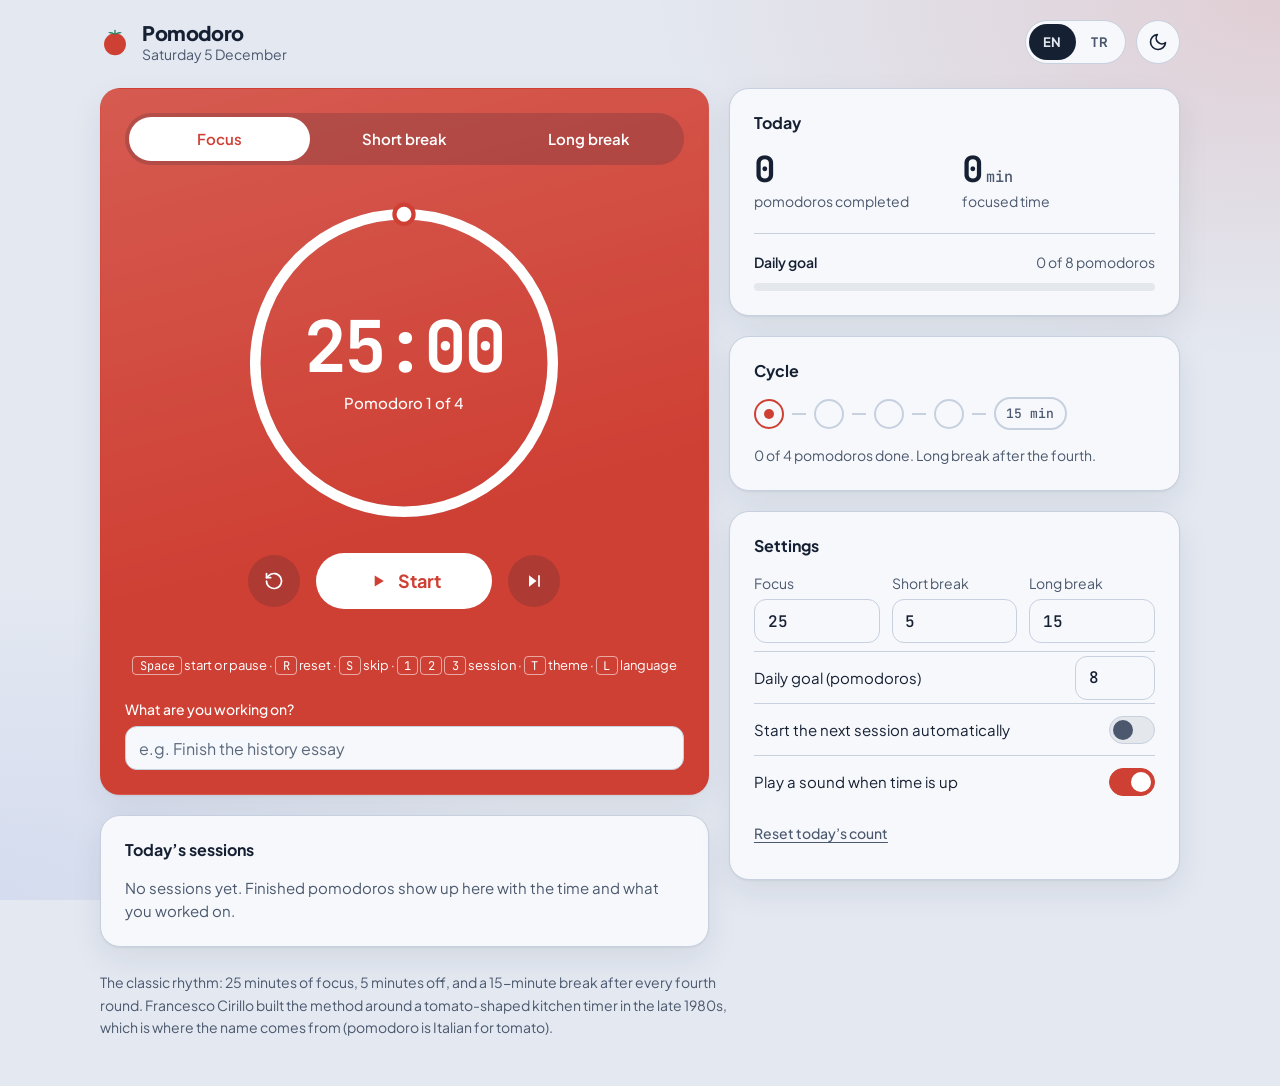
<file: index.html>
<!doctype html>
<html lang="en">
<head>
<meta charset="utf-8">
<meta name="viewport" content="width=device-width, initial-scale=1, viewport-fit=cover">
<meta name="theme-color" content="#E3E8F1" media="(prefers-color-scheme: light)">
<meta name="theme-color" content="#0F131A" media="(prefers-color-scheme: dark)">
<meta name="description" content="Pomodoro timer in English and Turkish with light and dark themes. / İngilizce ve Türkçe, açık ve koyu temalı Pomodoro zamanlayıcı.">
<title>Pomodoro Timer</title>
<link rel="preconnect" href="https://fonts.googleapis.com">
<link rel="preconnect" href="https://fonts.gstatic.com" crossorigin>
<link href="https://fonts.googleapis.com/css2?family=Plus+Jakarta+Sans:wght@400..800&family=JetBrains+Mono:wght@500;700&display=swap" rel="stylesheet">
<link rel="stylesheet" href="css/style.css">
<script>
/* Apply the saved theme before the page paints, so a saved choice never flashes the device theme first. */
/* Apply the saved theme before the page paints, so a saved choice never flashes the device theme first. */
try {
  var savedTheme = JSON.parse(localStorage.getItem('pomo.theme'));
  if (savedTheme === 'light' || savedTheme === 'dark') document.documentElement.setAttribute('data-theme', savedTheme);
} catch (e) {}
</script>
</head>
<body>
<div class="app" id="app">
  <header class="top">
    <div class="brand">
      <svg width="30" height="30" viewBox="0 0 26 26" aria-hidden="true" focusable="false">
        <circle cx="13" cy="15" r="9.5" fill="var(--focus)"/>
        <path d="M13 6.4C11 3.9 8.5 3.9 7 4.9 8.5 5.4 10 5.9 13 6.4Z" fill="var(--short)"/>
        <path d="M13 6.4C15 3.9 17.5 3.9 19 4.9 17.5 5.4 16 5.9 13 6.4Z" fill="var(--short)"/>
        <rect x="12.4" y="2.4" width="1.2" height="4.4" rx=".6" fill="var(--short)"/>
      </svg>
      <div>
        <div class="brand-name">Pomodoro</div>
        <div class="date" id="dateLabel"></div>
      </div>
    </div>
    <div class="tools">
      <div class="lang" role="group" aria-label="Language / Dil">
        <button type="button" data-lang="en" aria-pressed="true">EN</button>
        <button type="button" data-lang="tr" aria-pressed="false">TR</button>
      </div>
      <button type="button" class="theme-btn" id="themeBtn" aria-label="Switch to dark mode" title="Switch to dark mode">
        <svg class="ico" id="icoMoon" viewBox="0 0 24 24" aria-hidden="true"><path d="M21 12.8A9 9 0 1 1 11.2 3a7 7 0 0 0 9.8 9.8z"/></svg>
        <svg class="ico" id="icoSun" viewBox="0 0 24 24" aria-hidden="true" hidden><circle cx="12" cy="12" r="4"/><path d="M12 2v2M12 20v2M4.9 4.9l1.4 1.4M17.7 17.7l1.4 1.4M2 12h2M20 12h2M4.9 19.1l1.4-1.4M17.7 6.3l1.4-1.4"/></svg>
      </button>
    </div>
  </header>

  <main class="dash">
    <div class="col">
      <section class="card timer-card">
        <div class="modes" role="group" data-i18n-aria="modes" aria-label="Session type">
          <button type="button" data-mode="focus" aria-pressed="true" data-i18n="focus">Focus</button>
          <button type="button" data-mode="short" aria-pressed="false" data-i18n="short">Short break</button>
          <button type="button" data-mode="long" aria-pressed="false" data-i18n="long">Long break</button>
        </div>

        <div class="dial" id="dial">
          <svg viewBox="0 0 320 320" aria-hidden="true" focusable="false">
            <circle class="track" cx="160" cy="160" r="140"/>
            <circle class="ring" id="ring" cx="160" cy="160" r="140" transform="rotate(-90 160 160)"/>
            <circle class="knob" id="knob" cx="160" cy="20" r="9"/>
          </svg>
          <div class="readout">
            <div class="time" id="time" role="timer">25:00</div>
            <div class="caption" id="caption">Pomodoro 1 of 4</div>
          </div>
        </div>

        <div class="controls">
          <button type="button" class="btn-round" id="resetBtn" aria-keyshortcuts="R" data-i18n-aria="resetAria" data-i18n-title="resetAria" aria-label="Reset timer" title="Reset timer">
            <svg class="ico" viewBox="0 0 24 24" aria-hidden="true"><path d="M3 12a9 9 0 1 0 3-6.7L3 8"/><path d="M3 3v5h5"/></svg>
          </button>
          <button type="button" class="btn-primary" id="startBtn" aria-keyshortcuts="Space">
            <svg class="ico solid" id="icoPlay" viewBox="0 0 24 24" aria-hidden="true"><path d="M8 5.5v13l11-6.5z"/></svg>
            <svg class="ico solid" id="icoPause" viewBox="0 0 24 24" aria-hidden="true" hidden><path d="M7 5h4v14H7zM13 5h4v14h-4z"/></svg>
            <span id="startLabel">Start</span>
          </button>
          <button type="button" class="btn-round" id="skipBtn" aria-keyshortcuts="S" data-i18n-aria="skip" data-i18n-title="skip" aria-label="Skip to next session" title="Skip to next session">
            <svg class="ico solid" viewBox="0 0 24 24" aria-hidden="true"><path d="M6 5v14l9-7zM17 5h2v14h-2z"/></svg>
          </button>
        </div>
        <div class="notice" id="notice" aria-live="polite"></div>
        <p class="hint" data-i18n-html="hint"><kbd>Space</kbd> start or pause · <kbd>R</kbd> reset · <kbd>S</kbd> skip · <kbd>1</kbd> <kbd>2</kbd> <kbd>3</kbd> session · <kbd>T</kbd> theme · <kbd>L</kbd> language</p>

        <label class="task">
          <span data-i18n="task">What are you working on?</span>
          <input class="field" id="task" type="text" maxlength="80" autocomplete="off" data-i18n-ph="taskPh" placeholder="e.g. Finish the history essay">
        </label>
      </section>

      <section class="card log-card">
        <h2 data-i18n="logTitle">Today’s sessions</h2>
        <ul class="log" id="log" hidden></ul>
        <p class="empty" id="logEmpty" data-i18n="logEmpty">No sessions yet. Finished pomodoros show up here with the time and what you worked on.</p>
      </section>
    </div>

    <div class="col">
      <section class="card today-card">
        <h2 data-i18n="today">Today</h2>
        <div class="stats">
          <div><span class="stat-value" id="statCount">0</span><span class="stat-label" data-i18n="pomodoros">pomodoros completed</span></div>
          <div><span class="stat-value" id="statTime">0<small>min</small></span><span class="stat-label" data-i18n="focused">focused time</span></div>
        </div>
        <div class="goal">
          <div class="goal-head"><span data-i18n="goal">Daily goal</span><span id="goalText"></span></div>
          <div class="bar" id="goalBar" role="progressbar" aria-valuemin="0" aria-valuemax="8" aria-valuenow="0"><span id="goalFill"></span></div>
        </div>
      </section>

      <section class="card cycle-card">
        <h2 data-i18n="cycle">Cycle</h2>
        <div class="ladder" id="ladder" role="img"></div>
        <p class="small" id="cycleText"></p>
      </section>

      <section class="card settings-card">
        <h2 data-i18n="settings">Settings</h2>
        <fieldset>
          <legend class="sr" data-i18n="durations">Minutes per session</legend>
          <div class="durations">
            <label><span data-i18n="focus">Focus</span><input class="field num" id="min-focus" type="number" inputmode="numeric" min="1" max="99" step="1" value="25"></label>
            <label><span data-i18n="short">Short break</span><input class="field num" id="min-short" type="number" inputmode="numeric" min="1" max="99" step="1" value="5"></label>
            <label><span data-i18n="long">Long break</span><input class="field num" id="min-long" type="number" inputmode="numeric" min="1" max="99" step="1" value="15"></label>
          </div>
        </fieldset>
        <label class="row"><span data-i18n="goalSet">Daily goal (pomodoros)</span><input class="field num" id="goal" type="number" inputmode="numeric" min="1" max="24" step="1" value="8"></label>
        <label class="row"><span data-i18n="auto">Start the next session automatically</span><input class="switch" id="optAuto" type="checkbox" role="switch"></label>
        <label class="row"><span data-i18n="sound">Play a sound when time is up</span><input class="switch" id="optSound" type="checkbox" role="switch" checked></label>
        <button type="button" class="linkbtn" id="clearBtn" data-i18n="clear">Reset today’s count</button>
      </section>
    </div>
  </main>

  <p class="method"><span data-i18n="method">The classic rhythm: 25 minutes of focus, 5 minutes off, and a 15-minute break after every fourth round. Francesco Cirillo built the method around a tomato-shaped kitchen timer in the late 1980s, which is where the name comes from (pomodoro is Italian for tomato).</span></p>
</div>

<script src="js/translations.js"></script>
<script src="js/app.js"></script>
</body>
</html>
</file>
<file: css/style.css>
/* Page reset */
:root { color-scheme: light; padding-top: env(safe-area-inset-top, 0px); padding-bottom: env(safe-area-inset-bottom, 0px); }
body { margin: 0; }
[hidden] { display: none !important; }

/* Layout concept: a quiet two-column dashboard on a tinted page. The timer is the one loud object: a solid card in the active mode's color (coral focus, green short break, periwinkle long break) with white digits in light theme and a tinted card in dark theme. Counters, cycle, log and settings sit in calm off-white cards beside and below it. */
:root {
  --bg: #E3E8F1;
  --surface: #F6F8FC;
  --fg: #162033;
  --muted: #4B586D;
  --line: #C7D0DF;
  --focus: #CF4034;
  --short: #26805F;
  --long: #4F6BD8;
  --on-mode: #FFFFFF;
  --shadow: 0 1px 2px rgb(22 32 51 / .06), 0 12px 32px rgb(22 32 51 / .08);
  --chip: color-mix(in srgb, var(--fg) 8%, var(--surface));

  --mode: var(--focus);
  --hero-bg: var(--mode);
  --hero-fg: var(--on-mode);
  --hero-soft: color-mix(in srgb, var(--fg) 18%, transparent);
  --hero-sheen: color-mix(in srgb, var(--on-mode) 14%, transparent);
  --hero-ring: var(--on-mode);
  --hero-btn-bg: var(--on-mode);
  --hero-btn-fg: var(--mode);
  --hero-line: transparent;

  --display: 'Plus Jakarta Sans', 'Segoe UI', system-ui, -apple-system, sans-serif;
  --mono: 'JetBrains Mono', ui-monospace, 'SF Mono', Menlo, Consolas, monospace;
}
:root[data-mode="short"] { --mode: var(--short); }
:root[data-mode="long"] { --mode: var(--long); }

@media (prefers-color-scheme: dark) {
  :root:not([data-theme="light"]) {
    --bg: #0F131A;
    --surface: #171C25;
    --fg: #E8ECF2;
    --muted: #9AA5B5;
    --line: #262E3A;
    --focus: #FF8579;
    --short: #4FD1A5;
    --long: #8EA2FF;
    --on-mode: #0F131A;
    --shadow: none;
    --hero-bg: color-mix(in srgb, var(--mode) 13%, var(--surface));
    --hero-fg: var(--fg);
    --hero-soft: color-mix(in srgb, var(--mode) 22%, var(--surface));
    --hero-sheen: transparent;
    --hero-ring: var(--mode);
    --hero-btn-bg: var(--mode);
    --hero-btn-fg: var(--on-mode);
    --hero-line: color-mix(in srgb, var(--mode) 24%, var(--line));
    color-scheme: dark;
  }
}
:root[data-theme="dark"] {
  --bg: #0F131A;
  --surface: #171C25;
  --fg: #E8ECF2;
  --muted: #9AA5B5;
  --line: #262E3A;
  --focus: #FF8579;
  --short: #4FD1A5;
  --long: #8EA2FF;
  --on-mode: #0F131A;
  --shadow: none;
  --hero-bg: color-mix(in srgb, var(--mode) 13%, var(--surface));
  --hero-fg: var(--fg);
  --hero-soft: color-mix(in srgb, var(--mode) 22%, var(--surface));
  --hero-sheen: transparent;
  --hero-ring: var(--mode);
  --hero-btn-bg: var(--mode);
  --hero-btn-fg: var(--on-mode);
  --hero-line: color-mix(in srgb, var(--mode) 24%, var(--line));
  color-scheme: dark;
}

/* Sizes include padding and borders, so full-width inputs never spill out of their cards. */
*, *::before, *::after { box-sizing: border-box; }

body {
  background-color: var(--bg);
  background-image:
    radial-gradient(56rem 32rem at 100% 0%, color-mix(in srgb, var(--mode) 15%, transparent), transparent 70%),
    radial-gradient(48rem 28rem at 0% 100%, color-mix(in srgb, var(--long) 10%, transparent), transparent 70%);
  background-repeat: no-repeat;
  background-attachment: fixed;
  color: var(--fg);
  font-family: var(--display);
  font-size: 1rem;
  line-height: 1.5;
  -webkit-font-smoothing: antialiased;
}
button, input { font-family: inherit; }
button { -webkit-tap-highlight-color: transparent; }
:focus-visible { outline: 2px solid var(--mode); outline-offset: 3px; }
.sr { position: absolute; width: 1px; height: 1px; overflow: hidden; clip: rect(0 0 0 0); white-space: nowrap; }

.app { padding-block: 1.25rem 3rem; padding-inline: clamp(16px, 4vw, 32px); }

/* Header */
.top {
  max-width: 1080px; margin-inline: auto; padding-bottom: 1.5rem;
  display: flex; align-items: center; justify-content: space-between; gap: 1rem;
}
.brand { display: flex; align-items: center; gap: .75rem; min-width: 0; }
.brand-name { font-size: 1.25rem; font-weight: 800; letter-spacing: -.02em; line-height: 1.2; }
.date { font-size: .875rem; color: var(--muted); line-height: 1.3; }
.tools { display: flex; align-items: center; gap: .6rem; }
.lang { display: flex; gap: 2px; padding: 3px; border: 1px solid var(--line); border-radius: 999px; background: var(--surface); }
.lang button {
  min-width: 44px; min-height: 36px; padding: .5rem .85rem; border: 0; border-radius: 999px;
  background: transparent; color: var(--muted); font-size: .8125rem; font-weight: 700; letter-spacing: .06em; line-height: 1; cursor: pointer;
}
.lang button[aria-pressed="true"] { background: var(--fg); color: var(--bg); }
.theme-btn {
  display: grid; place-items: center; width: 44px; height: 44px; padding: 0;
  border: 1px solid var(--line); border-radius: 50%; background: var(--surface); color: var(--fg); cursor: pointer;
}
.theme-btn:hover { border-color: var(--muted); }

/* Dashboard grid */
.dash {
  max-width: 1080px; margin-inline: auto;
  display: grid; grid-template-columns: minmax(0, 1.35fr) minmax(0, 1fr); gap: 1.25rem; align-items: start;
}
.col { display: flex; flex-direction: column; gap: 1.25rem; min-width: 0; }
@media (max-width: 900px) {
  .dash { grid-template-columns: minmax(0, 1fr); }
  .col { display: contents; }
}
.timer-card { order: 1; }
.today-card { order: 2; }
.cycle-card { order: 3; }
.log-card { order: 4; }
.settings-card { order: 5; }

.card {
  min-width: 0; padding: 1.5rem; background: var(--surface);
  border: 1px solid var(--line); border-radius: 20px; box-shadow: var(--shadow);
}
.card h2 { margin: 0 0 1rem; font-size: 1rem; font-weight: 700; line-height: 1.3; }
@media (max-width: 480px) { .card { padding: 1.25rem; } }

/* Timer card */
.timer-card {
  color: var(--hero-fg);
  background: linear-gradient(165deg, var(--hero-sheen), transparent 60%), var(--hero-bg);
  border-color: var(--hero-line);
}
.timer-card :focus-visible { outline-color: var(--hero-fg); }
.modes {
  display: grid; grid-template-columns: repeat(3, minmax(0, 1fr)); gap: 4px; padding: 4px;
  background: var(--hero-soft); border-radius: 999px;
}
.modes button {
  min-height: 44px; padding: .4rem .6rem; border: 0; border-radius: 999px; background: transparent; color: var(--hero-fg);
  font-size: .9375rem; font-weight: 600; line-height: 1.2; cursor: pointer; overflow-wrap: anywhere;
}
.modes button:not([aria-pressed="true"]):hover { background: color-mix(in srgb, var(--hero-fg) 12%, transparent); }
.modes button[aria-pressed="true"] { background: var(--hero-btn-bg); color: var(--hero-btn-fg); }

.dial { position: relative; container-type: inline-size; width: 100%; max-width: 340px; aspect-ratio: 1; margin: 1.75rem auto 1.25rem; }
.dial svg { display: block; width: 100%; height: 100%; }
.track { fill: none; stroke: var(--hero-soft); stroke-width: 10; }
.ring { fill: none; stroke: var(--hero-ring); stroke-width: 10; stroke-linecap: round; transition: stroke-dashoffset .3s linear, stroke .3s; }
.knob { fill: var(--hero-ring); stroke: var(--hero-bg); stroke-width: 4; transition: fill .3s; }
.readout { position: absolute; inset: 0; display: flex; flex-direction: column; align-items: center; justify-content: center; gap: .6rem; pointer-events: none; }
.time {
  font-family: var(--mono); font-weight: 700; font-size: 3.75rem; font-size: 21cqw;
  letter-spacing: -.04em; line-height: 1; font-variant-numeric: tabular-nums;
}
.caption { max-width: 60%; text-align: center; font-size: .9375rem; font-weight: 500; }

.controls { display: flex; align-items: center; justify-content: center; gap: 1rem; }
.btn-primary {
  display: inline-flex; align-items: center; justify-content: center; gap: .6rem;
  min-width: 11rem; min-height: 56px; padding-inline: 1.5rem; border: 0; border-radius: 999px;
  background: var(--hero-btn-bg); color: var(--hero-btn-fg); font-size: 1.125rem; font-weight: 700; line-height: 1; cursor: pointer;
}
.btn-primary:hover { filter: brightness(.95); }
.btn-primary:active { transform: scale(.98); }
.btn-round {
  display: grid; place-items: center; width: 52px; height: 52px; padding: 0;
  border: 1px solid transparent; border-radius: 50%; background: var(--hero-soft); color: var(--hero-fg); cursor: pointer;
}
.btn-round:hover { border-color: var(--hero-fg); }
.ico { width: 20px; height: 20px; fill: none; stroke: currentColor; stroke-width: 2; stroke-linecap: round; stroke-linejoin: round; }
.ico.solid { fill: currentColor; stroke: none; }
.notice { min-height: 1.5em; margin-top: 1rem; text-align: center; font-size: .9375rem; font-weight: 600; }
.hint { margin: .5rem 0 0; text-align: center; font-size: .8125rem; }
.hint kbd {
  font-family: var(--mono); font-size: .75rem; padding: .05rem .4rem;
  border: 1px solid color-mix(in srgb, var(--hero-fg) 55%, transparent); border-radius: 4px; background: transparent; color: var(--hero-fg);
}
@media (hover: none) { .hint { display: none; } }

.task { display: grid; gap: .4rem; margin-top: 1.5rem; font-size: .875rem; font-weight: 500; }
.field {
  width: 100%; min-width: 0; min-height: 44px; padding: .55rem .8rem;
  border: 1px solid var(--line); border-radius: 12px; background: var(--surface); color: var(--fg); font-size: 1rem;
}
.field::placeholder { color: var(--muted); opacity: .9; }
.field:focus-visible { outline-offset: 1px; }
.field.num { font-family: var(--mono); font-weight: 500; }

/* Today card */
.stats { display: grid; grid-template-columns: repeat(2, minmax(0, 1fr)); gap: 1rem; }
.stat-value { display: block; font-family: var(--mono); font-size: 2.25rem; font-weight: 700; line-height: 1.1; letter-spacing: -.03em; font-variant-numeric: tabular-nums; }
.stat-value small { margin-inline: .15em .3em; font-size: .42em; font-weight: 500; letter-spacing: 0; color: var(--muted); }
.stat-label { font-size: .875rem; color: var(--muted); }
.goal { margin-top: 1.25rem; padding-top: 1.1rem; border-top: 1px solid var(--line); }
.goal-head { display: flex; flex-wrap: wrap; justify-content: space-between; gap: .25rem .75rem; margin-bottom: .6rem; font-size: .875rem; }
.goal-head span:first-child { font-weight: 600; }
.goal-head span:last-child { color: var(--muted); }
.bar { height: 8px; overflow: hidden; border-radius: 999px; background: var(--chip); }
.bar span { display: block; width: 0; height: 100%; border-radius: inherit; background: var(--focus); transition: width .4s; }

/* Cycle card */
.ladder { display: flex; align-items: center; flex-wrap: wrap; gap: .5rem; }
.dot { display: grid; place-items: center; width: 30px; height: 30px; border: 2px solid var(--line); border-radius: 50%; }
.dot[data-state="done"] { background: var(--focus); border-color: var(--focus); }
.dot[data-state="current"] { border-color: var(--mode); }
.dot[data-state="current"]::after { content: ""; width: 10px; height: 10px; border-radius: 50%; background: var(--mode); }
.link { width: 14px; height: 2px; background: var(--line); }
.rest { padding: .3rem .65rem; border: 2px solid var(--line); border-radius: 999px; font-family: var(--mono); font-size: .8125rem; font-weight: 500; color: var(--muted); }
.rest[data-state="current"] { border-color: var(--long); color: var(--fg); }
.small { margin: .9rem 0 0; font-size: .875rem; color: var(--muted); }

/* Log card */
.log { display: grid; margin: 0; padding: 0; list-style: none; }
.log li { display: grid; grid-template-columns: auto minmax(0, 1fr) auto; align-items: center; gap: .9rem; padding: .7rem 0; border-top: 1px solid var(--line); font-size: .9375rem; }
.log li:first-child { border-top: 0; padding-top: 0; }
.log .at { font-family: var(--mono); font-size: .8125rem; color: var(--muted); }
.log .what { overflow: hidden; text-overflow: ellipsis; white-space: nowrap; }
.log .what.untitled { color: var(--muted); }
.log .len { padding: .15rem .6rem; border-radius: 999px; background: var(--chip); font-size: .8125rem; font-weight: 600; }
.empty { margin: 0; font-size: .9375rem; color: var(--muted); }

/* Settings card */
fieldset { margin: 0 0 .5rem; padding: 0; border: 0; min-width: 0; }
.durations { display: grid; grid-template-columns: repeat(3, minmax(0, 1fr)); gap: .75rem; }
.durations label { display: grid; gap: .35rem; font-size: .875rem; color: var(--muted); }
.row { display: flex; align-items: center; justify-content: space-between; gap: 1rem; min-height: 52px; font-size: .9375rem; }
.row + .row, fieldset + .row { border-top: 1px solid var(--line); }
.row .field { width: 5rem; flex: none; }
.switch {
  appearance: none; -webkit-appearance: none; position: relative; flex: none;
  width: 46px; height: 28px; margin: 0; border: 1px solid var(--line); border-radius: 999px;
  background: var(--chip); cursor: pointer; transition: background .2s, border-color .2s;
}
.switch::after {
  content: ""; position: absolute; top: 3px; left: 3px; width: 20px; height: 20px; border-radius: 50%;
  background: var(--muted); transition: transform .2s, background .2s;
}
.switch:checked { background: var(--mode); border-color: var(--mode); }
.switch:checked::after { transform: translateX(18px); background: var(--on-mode); }
.linkbtn {
  min-height: 44px; margin-top: .25rem; padding: .5rem 0; border: 0; background: none;
  font-size: .875rem; font-weight: 500; color: var(--muted); text-decoration: underline; text-underline-offset: 3px; cursor: pointer;
}
.linkbtn:hover { color: var(--fg); }

.method { max-width: 1080px; margin: 1.5rem auto 0; font-size: .875rem; line-height: 1.6; color: var(--muted); }
.method span { display: block; max-width: 64ch; }

/* Visual cues: the knob breathes while the timer runs; the dial pulses when a session ends. */
@keyframes breathe { 0%, 100% { r: 9px; } 50% { r: 12px; } }
@keyframes pulse { 0% { transform: scale(1); } 35% { transform: scale(1.045); } 100% { transform: scale(1); } }
.is-running .knob { animation: breathe 2.4s ease-in-out infinite; }
.dial.flash svg { animation: pulse .9s ease-out 1; }

@media (prefers-reduced-motion: reduce) {
  * { transition: none !important; animation: none !important; }
  .btn-primary:active { transform: none; }
}
</file>
